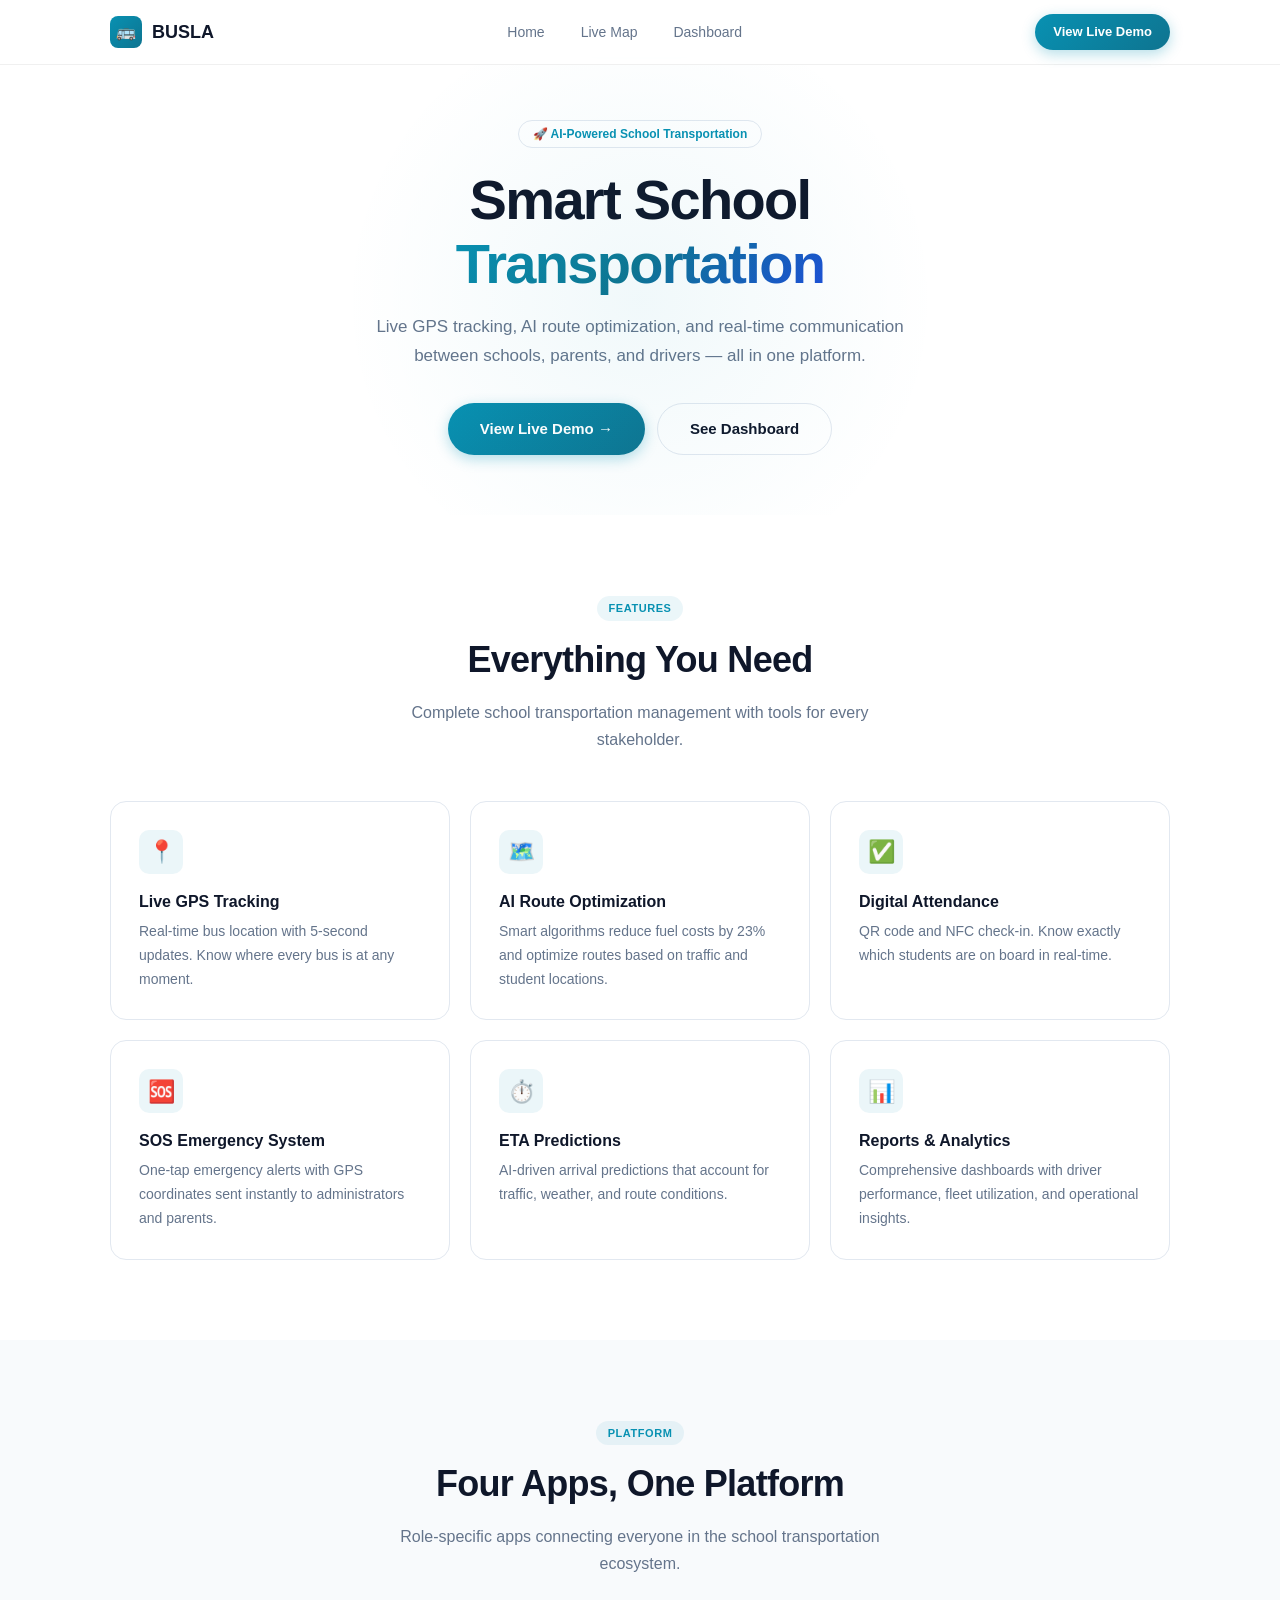
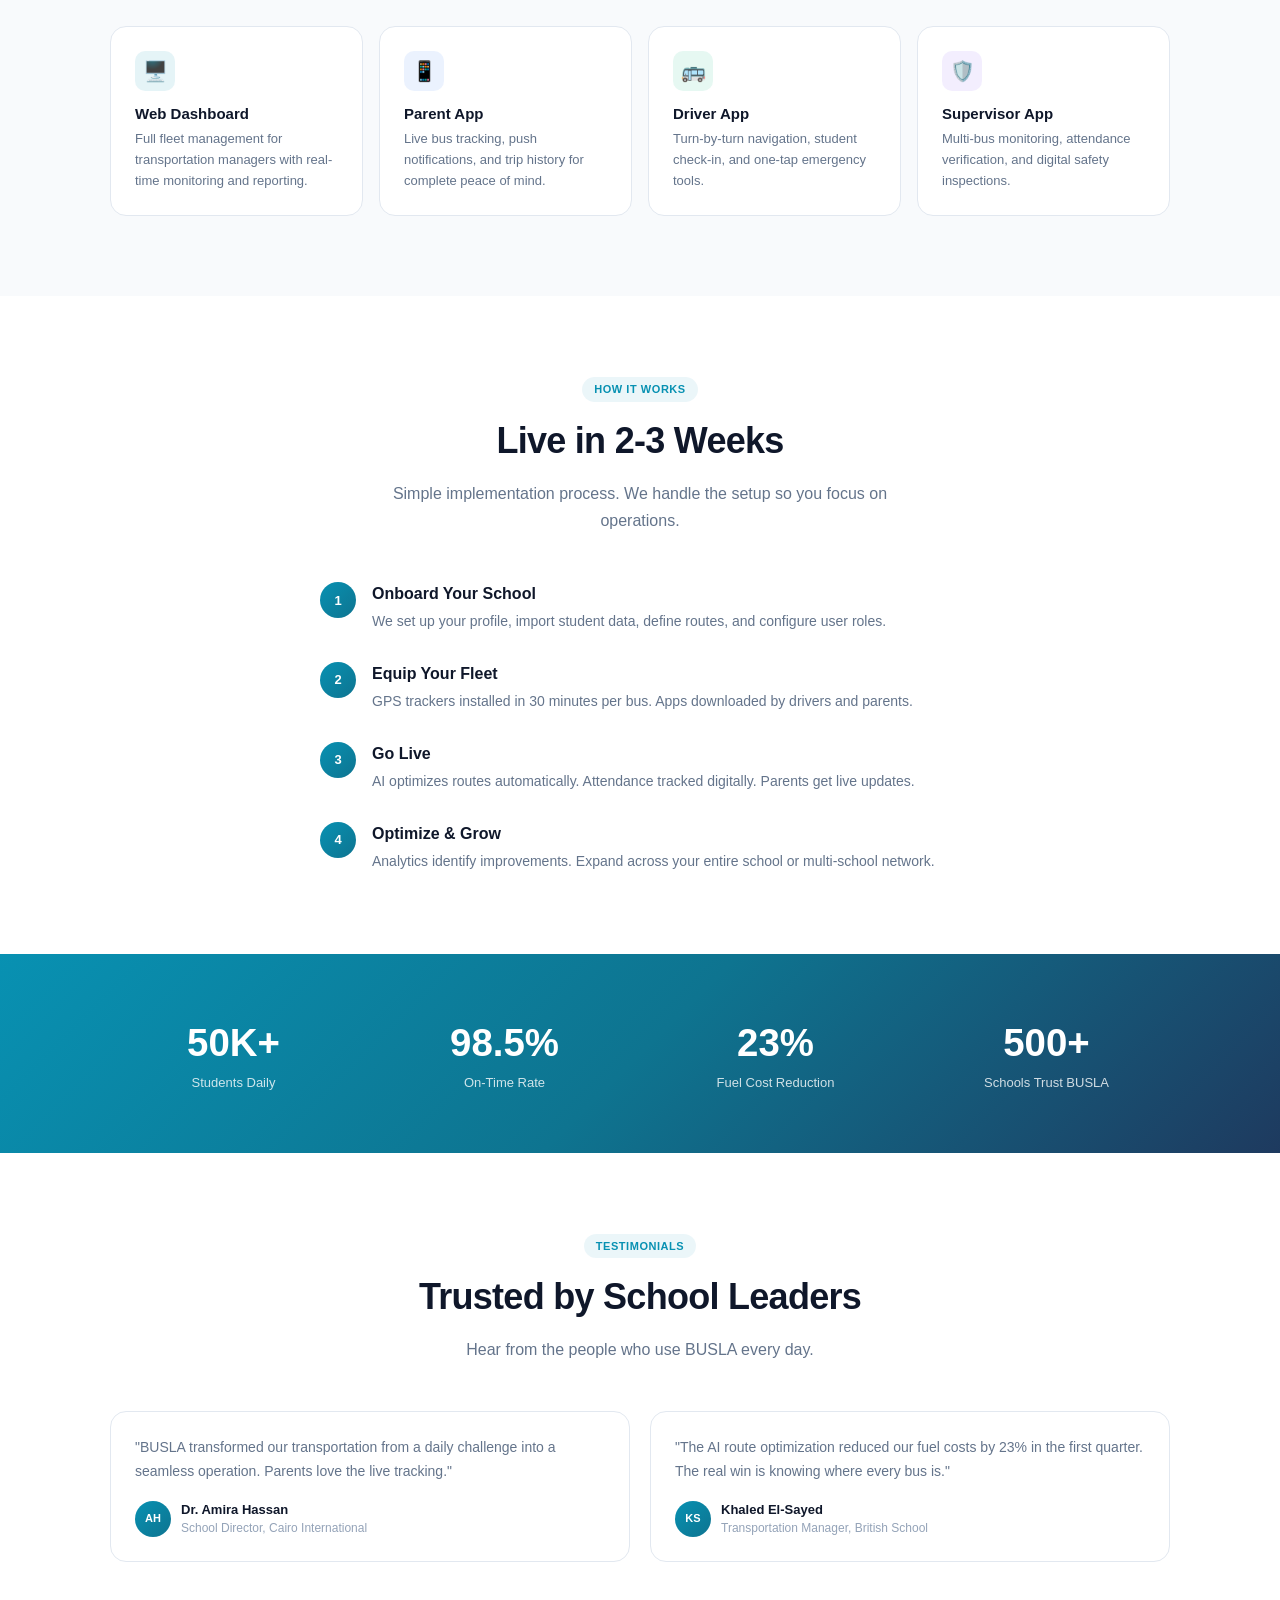
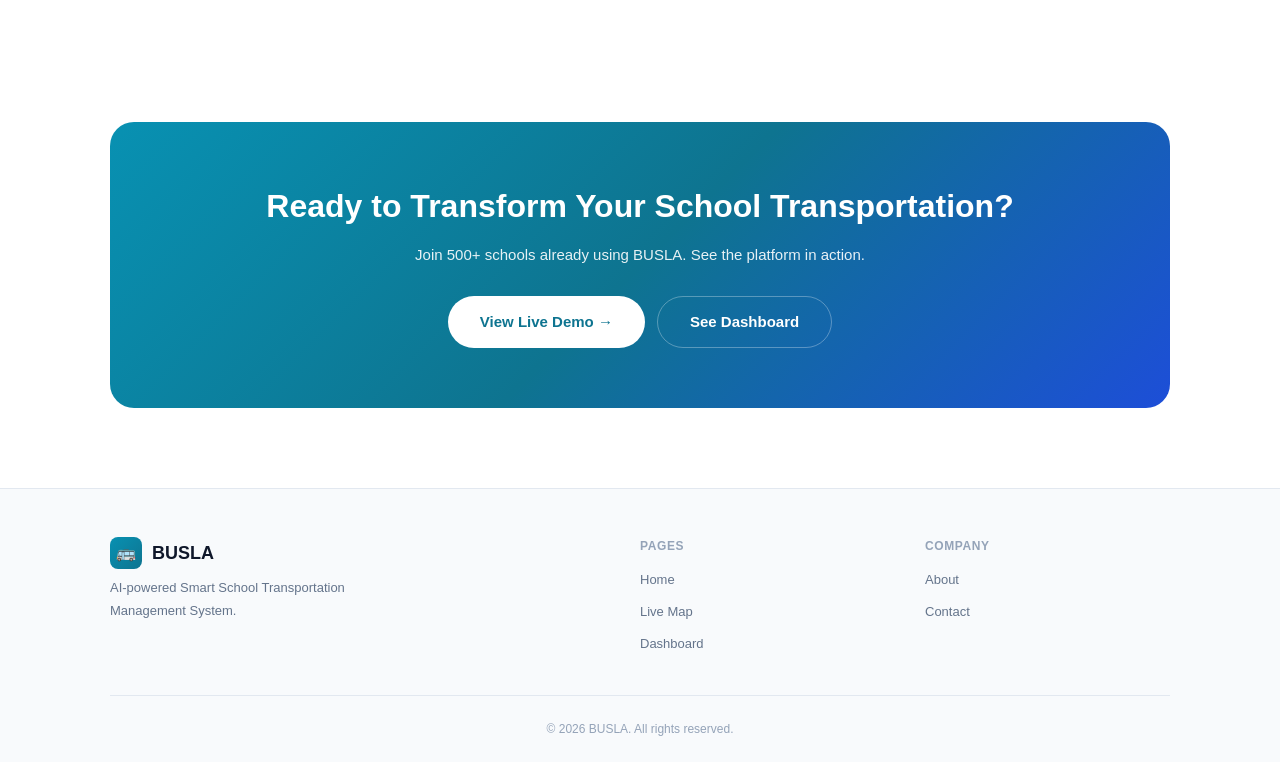
<file: index.html>
<!DOCTYPE html>
<html lang="en">
<head>
  <meta charset="UTF-8">
  <meta name="viewport" content="width=device-width, initial-scale=1.0">
  <title>BUSLA — Smart School Transportation</title>
  <meta name="description" content="AI-powered school transportation management system with live GPS tracking, route optimization, and real-time communication.">
  <link rel="stylesheet" href="css/style.css">
  <link rel="icon" href="data:image/svg+xml,<svg xmlns='http://www.w3.org/2000/svg' viewBox='0 0 32 32'><rect width='32' height='32' rx='8' fill='%230891b2'/><text x='16' y='22' font-size='16' text-anchor='middle' fill='white'>B</text></svg>">
</head>
<body>

<!-- Navbar -->
<header class="navbar">
  <nav class="container navbar-inner">
    <a href="index.html" class="logo">
      <div class="logo-icon">🚌</div>
      <span>BUSLA</span>
    </a>
    <ul class="nav-links">
      <li><a href="index.html">Home</a></li>
      <li><a href="tracking.html">Live Map</a></li>
      <li><a href="dashboard.html">Dashboard</a></li>
    </ul>
    <div class="nav-actions">
      <a href="tracking.html" class="btn btn-primary btn-sm">View Live Demo</a>
      <button id="mobileToggle" class="mobile-toggle" aria-label="Menu">☰</button>
    </div>
  </nav>
</header>

<nav id="mobileNav" class="mobile-nav">
  <a href="index.html">Home</a>
  <a href="tracking.html">Live Map</a>
  <a href="dashboard.html">Dashboard</a>
</nav>

<!-- Hero -->
<section class="hero">
  <div class="hero-glow"></div>
  <div class="container">
    <div class="hero-badge">🚀 AI-Powered School Transportation</div>
    <h1>Smart School<br><span class="highlight">Transportation</span></h1>
    <p>Live GPS tracking, AI route optimization, and real-time communication between schools, parents, and drivers — all in one platform.</p>
    <div class="hero-actions">
      <a href="tracking.html" class="btn btn-primary btn-lg">View Live Demo →</a>
      <a href="dashboard.html" class="btn btn-outline btn-lg">See Dashboard</a>
    </div>
  </div>
</section>

<!-- Features -->
<section class="section">
  <div class="container">
    <div class="section-header fade-in">
      <span class="section-label">Features</span>
      <h2>Everything You Need</h2>
      <p>Complete school transportation management with tools for every stakeholder.</p>
    </div>
    <div class="features-grid">
      <div class="feature-card fade-in">
        <div class="feature-icon">📍</div>
        <h3>Live GPS Tracking</h3>
        <p>Real-time bus location with 5-second updates. Know where every bus is at any moment.</p>
      </div>
      <div class="feature-card fade-in">
        <div class="feature-icon">🗺️</div>
        <h3>AI Route Optimization</h3>
        <p>Smart algorithms reduce fuel costs by 23% and optimize routes based on traffic and student locations.</p>
      </div>
      <div class="feature-card fade-in">
        <div class="feature-icon">✅</div>
        <h3>Digital Attendance</h3>
        <p>QR code and NFC check-in. Know exactly which students are on board in real-time.</p>
      </div>
      <div class="feature-card fade-in">
        <div class="feature-icon">🆘</div>
        <h3>SOS Emergency System</h3>
        <p>One-tap emergency alerts with GPS coordinates sent instantly to administrators and parents.</p>
      </div>
      <div class="feature-card fade-in">
        <div class="feature-icon">⏱️</div>
        <h3>ETA Predictions</h3>
        <p>AI-driven arrival predictions that account for traffic, weather, and route conditions.</p>
      </div>
      <div class="feature-card fade-in">
        <div class="feature-icon">📊</div>
        <h3>Reports & Analytics</h3>
        <p>Comprehensive dashboards with driver performance, fleet utilization, and operational insights.</p>
      </div>
    </div>
  </div>
</section>

<!-- Platform -->
<section class="section section-muted">
  <div class="container">
    <div class="section-header fade-in">
      <span class="section-label">Platform</span>
      <h2>Four Apps, One Platform</h2>
      <p>Role-specific apps connecting everyone in the school transportation ecosystem.</p>
    </div>
    <div class="platform-grid">
      <div class="platform-card fade-in">
        <div class="platform-icon" style="background:rgba(8,145,178,0.1)">🖥️</div>
        <h3>Web Dashboard</h3>
        <p>Full fleet management for transportation managers with real-time monitoring and reporting.</p>
      </div>
      <div class="platform-card fade-in">
        <div class="platform-icon" style="background:rgba(59,130,246,0.1)">📱</div>
        <h3>Parent App</h3>
        <p>Live bus tracking, push notifications, and trip history for complete peace of mind.</p>
      </div>
      <div class="platform-card fade-in">
        <div class="platform-icon" style="background:rgba(16,185,129,0.1)">🚌</div>
        <h3>Driver App</h3>
        <p>Turn-by-turn navigation, student check-in, and one-tap emergency tools.</p>
      </div>
      <div class="platform-card fade-in">
        <div class="platform-icon" style="background:rgba(139,92,246,0.1)">🛡️</div>
        <h3>Supervisor App</h3>
        <p>Multi-bus monitoring, attendance verification, and digital safety inspections.</p>
      </div>
    </div>
  </div>
</section>

<!-- How It Works -->
<section class="section">
  <div class="container">
    <div class="section-header fade-in">
      <span class="section-label">How It Works</span>
      <h2>Live in 2-3 Weeks</h2>
      <p>Simple implementation process. We handle the setup so you focus on operations.</p>
    </div>
    <div class="steps">
      <div class="step fade-in">
        <div class="step-num">1</div>
        <div class="step-content">
          <h3>Onboard Your School</h3>
          <p>We set up your profile, import student data, define routes, and configure user roles.</p>
        </div>
      </div>
      <div class="step fade-in">
        <div class="step-num">2</div>
        <div class="step-content">
          <h3>Equip Your Fleet</h3>
          <p>GPS trackers installed in 30 minutes per bus. Apps downloaded by drivers and parents.</p>
        </div>
      </div>
      <div class="step fade-in">
        <div class="step-num">3</div>
        <div class="step-content">
          <h3>Go Live</h3>
          <p>AI optimizes routes automatically. Attendance tracked digitally. Parents get live updates.</p>
        </div>
      </div>
      <div class="step fade-in">
        <div class="step-num">4</div>
        <div class="step-content">
          <h3>Optimize & Grow</h3>
          <p>Analytics identify improvements. Expand across your entire school or multi-school network.</p>
        </div>
      </div>
    </div>
  </div>
</section>

<!-- Stats -->
<section class="stats-banner fade-in">
  <div class="container">
    <div class="stats-grid">
      <div class="stat-item"><h3>50K+</h3><p>Students Daily</p></div>
      <div class="stat-item"><h3>98.5%</h3><p>On-Time Rate</p></div>
      <div class="stat-item"><h3>23%</h3><p>Fuel Cost Reduction</p></div>
      <div class="stat-item"><h3>500+</h3><p>Schools Trust BUSLA</p></div>
    </div>
  </div>
</section>

<!-- Testimonials -->
<section class="section">
  <div class="container">
    <div class="section-header fade-in">
      <span class="section-label">Testimonials</span>
      <h2>Trusted by School Leaders</h2>
      <p>Hear from the people who use BUSLA every day.</p>
    </div>
    <div class="testimonials-grid">
      <div class="testimonial-card fade-in">
        <p>"BUSLA transformed our transportation from a daily challenge into a seamless operation. Parents love the live tracking."</p>
        <div class="testimonial-author">
          <div class="testimonial-avatar">AH</div>
          <div>
            <div class="testimonial-name">Dr. Amira Hassan</div>
            <div class="testimonial-role">School Director, Cairo International</div>
          </div>
        </div>
      </div>
      <div class="testimonial-card fade-in">
        <p>"The AI route optimization reduced our fuel costs by 23% in the first quarter. The real win is knowing where every bus is."</p>
        <div class="testimonial-author">
          <div class="testimonial-avatar">KS</div>
          <div>
            <div class="testimonial-name">Khaled El-Sayed</div>
            <div class="testimonial-role">Transportation Manager, British School</div>
          </div>
        </div>
      </div>
    </div>
  </div>
</section>

<!-- CTA -->
<section class="section">
  <div class="container">
    <div class="cta-banner fade-in">
      <h2>Ready to Transform Your School Transportation?</h2>
      <p>Join 500+ schools already using BUSLA. See the platform in action.</p>
      <div class="cta-actions">
        <a href="tracking.html" class="btn btn-white btn-lg">View Live Demo →</a>
        <a href="dashboard.html" class="btn btn-outline-white btn-lg">See Dashboard</a>
      </div>
    </div>
  </div>
</section>

<!-- Footer -->
<footer class="footer">
  <div class="container">
    <div class="footer-grid">
      <div class="footer-brand">
        <a href="index.html" class="logo"><div class="logo-icon">🚌</div>BUSLA</a>
        <p>AI-powered Smart School Transportation Management System.</p>
      </div>
      <div>
        <h4>Pages</h4>
        <ul class="footer-links">
      <li><a href="index.html">Home</a></li>
          <li><a href="tracking.html">Live Map</a></li>
          <li><a href="dashboard.html">Dashboard</a></li>
        </ul>
      </div>
      <div>
        <h4>Company</h4>
        <ul class="footer-links">
          <li><a href="#">About</a></li>
          <li><a href="#">Contact</a></li>
        </ul>
      </div>
    </div>
    <div class="footer-bottom">&copy; 2026 BUSLA. All rights reserved.</div>
  </div>
</footer>

<script src="js/main.js"></script>
</body>
</html>
</file>
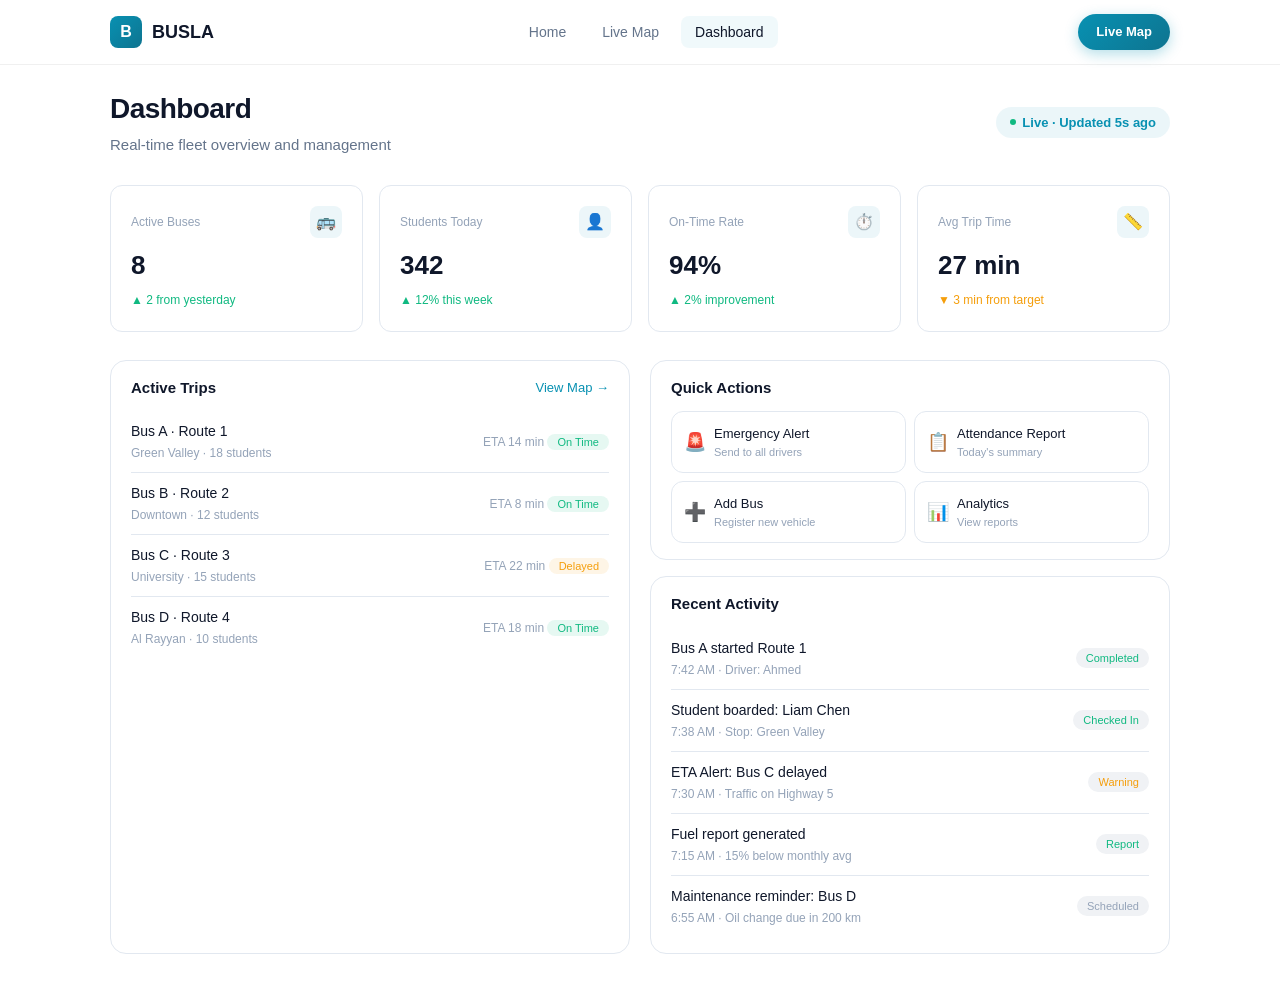
<file: dashboard.html>
<!DOCTYPE html>
<html lang="en">
<head>
  <meta charset="UTF-8">
  <meta name="viewport" content="width=device-width, initial-scale=1.0">
  <title>Dashboard — BUSLA</title>
  <meta name="description" content="School transportation management dashboard with real-time fleet monitoring for BUSLA.">
  <link rel="stylesheet" href="css/style.css">
  <link rel="icon" href="data:image/svg+xml,<svg xmlns='http://www.w3.org/2000/svg' viewBox='0 0 32 32'><rect width='32' height='32' rx='8' fill='%230891b2'/><text x='16' y='22' font-size='16' text-anchor='middle' fill='white'>B</text></svg>">
  <style>
    .dash-main { padding-top: 88px; padding-bottom: 40px; }
  </style>
</head>
<body>

<header class="navbar scrolled">
  <nav class="container navbar-inner">
    <a href="index.html" class="logo">
      <div class="logo-icon">B</div>
      <span>BUSLA</span>
    </a>
    <ul class="nav-links">
      <li><a href="index.html">Home</a></li>
      <li><a href="tracking.html">Live Map</a></li>
      <li><a href="dashboard.html" class="active">Dashboard</a></li>
    </ul>
    <div class="nav-actions">
      <a href="tracking.html" class="btn btn-primary btn-sm">Live Map</a>
      <button id="mobileToggle" class="mobile-toggle" aria-label="Menu">☰</button>
    </div>
  </nav>
</header>

<nav id="mobileNav" class="mobile-nav">
  <a href="index.html">Home</a>
  <a href="tracking.html">Live Map</a>
  <a href="dashboard.html">Dashboard</a>
</nav>

<main class="dash-main">
  <div class="container">

    <div class="dash-header">
      <div>
        <h1 class="page-title">Dashboard</h1>
        <p class="page-subtitle">Real-time fleet overview and management</p>
      </div>
      <div class="dash-badge"><span class="live-dot"></span> Live · Updated 5s ago</div>
    </div>

    <!-- Stats Cards -->
    <div class="dash-grid" id="statsGrid">
      <div class="dash-card fade-in">
        <div class="dash-card-header">
          <span>Active Buses</span>
          <div class="dash-card-icon">🚌</div>
        </div>
        <h3 id="statBuses">8</h3>
        <span class="dash-trend">▲ 2 from yesterday</span>
      </div>
      <div class="dash-card fade-in">
        <div class="dash-card-header">
          <span>Students Today</span>
          <div class="dash-card-icon">👤</div>
        </div>
        <h3 id="statStudents">342</h3>
        <span class="dash-trend">▲ 12% this week</span>
      </div>
      <div class="dash-card fade-in">
        <div class="dash-card-header">
          <span>On-Time Rate</span>
          <div class="dash-card-icon">⏱️</div>
        </div>
        <h3 id="statOntime">94%</h3>
        <span class="dash-trend">▲ 2% improvement</span>
      </div>
      <div class="dash-card fade-in">
        <div class="dash-card-header">
          <span>Avg Trip Time</span>
          <div class="dash-card-icon">📏</div>
        </div>
        <h3 id="statAvgTime">27 min</h3>
        <span class="dash-trend" style="color:var(--accent);">▼ 3 min from target</span>
      </div>
    </div>

    <!-- Two columns -->
    <div class="dash-cols">
      <!-- Active Trips -->
      <div class="dash-panel fade-in">
        <div class="dash-panel-header">
          <h3>Active Trips</h3>
          <a href="tracking.html" style="font-size:13px;color:var(--brand);text-decoration:none;font-weight:500;">View Map →</a>
        </div>
        <div class="dash-panel-body" id="tripsBody">
          <div class="dash-row">
            <div>
              <div class="dash-row-title">Bus A · Route 1</div>
              <div class="dash-row-sub">Green Valley · 18 students</div>
            </div>
            <div class="dash-row-right">
              <span>ETA 14 min</span>
              <span class="dash-row-badge" style="color:var(--success);background:rgba(16,185,129,0.1);">On Time</span>
            </div>
          </div>
          <div class="dash-row">
            <div>
              <div class="dash-row-title">Bus B · Route 2</div>
              <div class="dash-row-sub">Downtown · 12 students</div>
            </div>
            <div class="dash-row-right">
              <span>ETA 8 min</span>
              <span class="dash-row-badge" style="color:var(--success);background:rgba(16,185,129,0.1);">On Time</span>
            </div>
          </div>
          <div class="dash-row">
            <div>
              <div class="dash-row-title">Bus C · Route 3</div>
              <div class="dash-row-sub">University · 15 students</div>
            </div>
            <div class="dash-row-right">
              <span>ETA 22 min</span>
              <span class="dash-row-badge" style="color:var(--accent);background:rgba(245,158,11,0.1);">Delayed</span>
            </div>
          </div>
          <div class="dash-row">
            <div>
              <div class="dash-row-title">Bus D · Route 4</div>
              <div class="dash-row-sub">Al Rayyan · 10 students</div>
            </div>
            <div class="dash-row-right">
              <span>ETA 18 min</span>
              <span class="dash-row-badge" style="color:var(--success);background:rgba(16,185,129,0.1);">On Time</span>
            </div>
          </div>
        </div>
      </div>

      <!-- Quick Actions & Activity -->
      <div>
        <!-- Quick Actions -->
        <div class="dash-panel fade-in" style="margin-bottom:16px;">
          <div class="dash-panel-header">
            <h3>Quick Actions</h3>
          </div>
          <div class="dash-panel-body" style="display:grid;grid-template-columns:1fr 1fr;gap:8px;">
            <a href="#" style="display:flex;align-items:center;gap:8px;padding:12px;border-radius:var(--radius);border:1px solid var(--border);text-decoration:none;color:inherit;transition:all 0.2s;" onmouseover="this.style.borderColor='var(--brand)'" onmouseout="this.style.borderColor='var(--border)'">
              <span style="font-size:18px;">🚨</span>
              <div><div style="font-size:13px;font-weight:500;">Emergency Alert</div><div style="font-size:11px;color:var(--text-muted);">Send to all drivers</div></div>
            </a>
            <a href="#" style="display:flex;align-items:center;gap:8px;padding:12px;border-radius:var(--radius);border:1px solid var(--border);text-decoration:none;color:inherit;transition:all 0.2s;" onmouseover="this.style.borderColor='var(--brand)'" onmouseout="this.style.borderColor='var(--border)'">
              <span style="font-size:18px;">📋</span>
              <div><div style="font-size:13px;font-weight:500;">Attendance Report</div><div style="font-size:11px;color:var(--text-muted);">Today's summary</div></div>
            </a>
            <a href="#" style="display:flex;align-items:center;gap:8px;padding:12px;border-radius:var(--radius);border:1px solid var(--border);text-decoration:none;color:inherit;transition:all 0.2s;" onmouseover="this.style.borderColor='var(--brand)'" onmouseout="this.style.borderColor='var(--border)'">
              <span style="font-size:18px;">➕</span>
              <div><div style="font-size:13px;font-weight:500;">Add Bus</div><div style="font-size:11px;color:var(--text-muted);">Register new vehicle</div></div>
            </a>
            <a href="#" style="display:flex;align-items:center;gap:8px;padding:12px;border-radius:var(--radius);border:1px solid var(--border);text-decoration:none;color:inherit;transition:all 0.2s;" onmouseover="this.style.borderColor='var(--brand)'" onmouseout="this.style.borderColor='var(--border)'">
              <span style="font-size:18px;">📊</span>
              <div><div style="font-size:13px;font-weight:500;">Analytics</div><div style="font-size:11px;color:var(--text-muted);">View reports</div></div>
            </a>
          </div>
        </div>

        <!-- Activity Feed -->
        <div class="dash-panel fade-in">
          <div class="dash-panel-header">
            <h3>Recent Activity</h3>
          </div>
          <div class="dash-panel-body" id="activityBody">
            <div class="dash-row">
              <div>
                <div class="dash-row-title">Bus A started Route 1</div>
                <div class="dash-row-sub">7:42 AM · Driver: Ahmed</div>
              </div>
              <span class="dash-row-badge" style="color:var(--success);">Completed</span>
            </div>
            <div class="dash-row">
              <div>
                <div class="dash-row-title">Student boarded: Liam Chen</div>
                <div class="dash-row-sub">7:38 AM · Stop: Green Valley</div>
              </div>
              <span class="dash-row-badge" style="color:var(--success);">Checked In</span>
            </div>
            <div class="dash-row">
              <div>
                <div class="dash-row-title">ETA Alert: Bus C delayed</div>
                <div class="dash-row-sub">7:30 AM · Traffic on Highway 5</div>
              </div>
              <span class="dash-row-badge" style="color:var(--accent);">Warning</span>
            </div>
            <div class="dash-row">
              <div>
                <div class="dash-row-title">Fuel report generated</div>
                <div class="dash-row-sub">7:15 AM · 15% below monthly avg</div>
              </div>
              <span class="dash-row-badge" style="color:var(--success);">Report</span>
            </div>
            <div class="dash-row">
              <div>
                <div class="dash-row-title">Maintenance reminder: Bus D</div>
                <div class="dash-row-sub">6:55 AM · Oil change due in 200 km</div>
              </div>
              <span class="dash-row-badge" style="color:var(--text-muted);">Scheduled</span>
            </div>
          </div>
        </div>
      </div>
    </div>

  </div>
</main>

<script src="js/main.js"></script>
<script>
// ─── Live Stats Update ──────────────────────────────────────
function updateStats() {
  document.getElementById("statBuses").textContent = Math.floor(Math.random() * 3 + 7)
  document.getElementById("statStudents").textContent = Math.floor(Math.random() * 40 + 330)
  document.getElementById("statOntime").textContent = (Math.random() * 5 + 92).toFixed(1) + "%"
}
setInterval(updateStats, 5000)
document.addEventListener("DOMContentLoaded", () => {
  document.querySelector(".navbar").classList.add("scrolled")
})
</script>
</body>
</html>
</file>
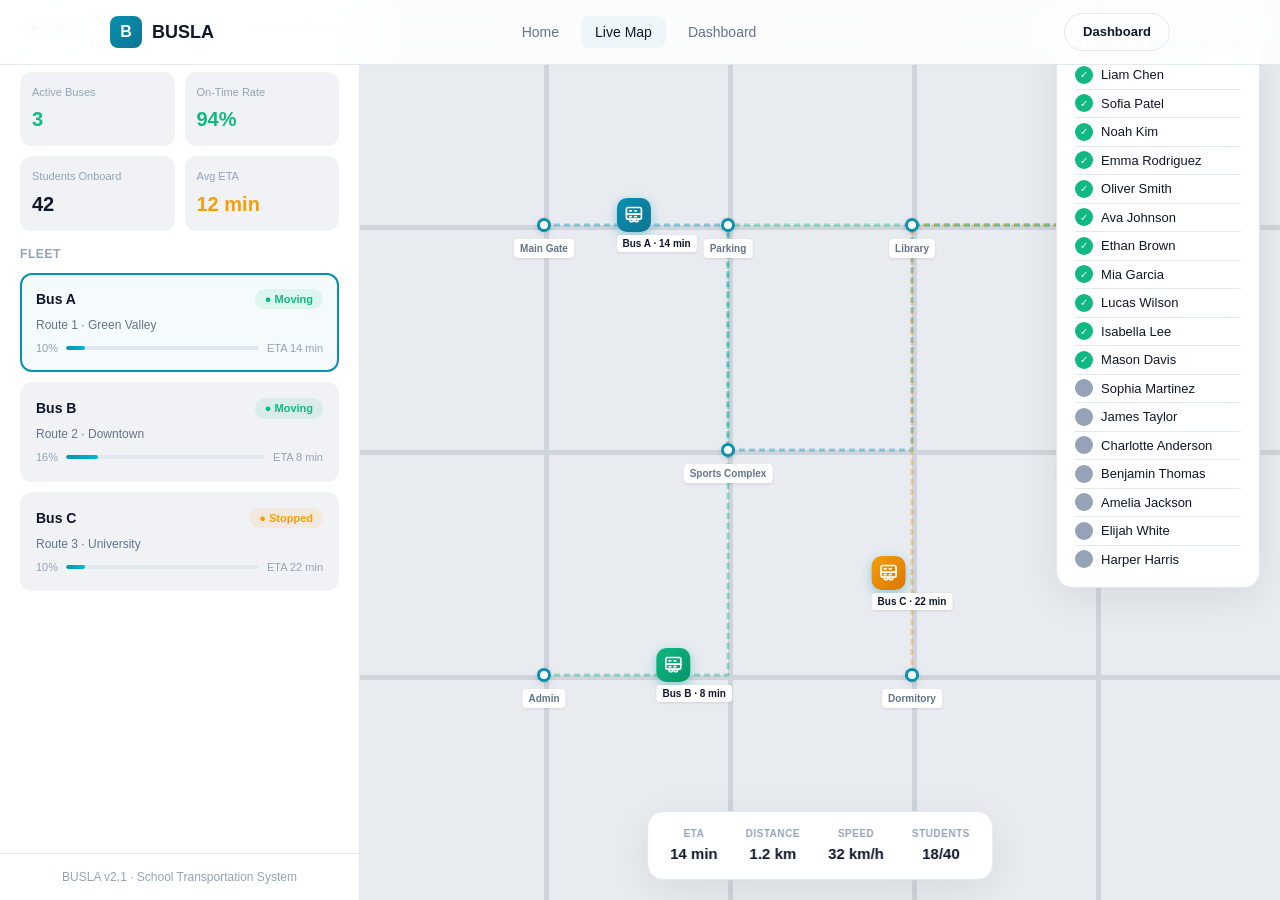
<file: tracking.html>
<!DOCTYPE html>
<html lang="en">
<head>
  <meta charset="UTF-8">
  <meta name="viewport" content="width=device-width, initial-scale=1.0">
  <title>Live Map — BUSLA</title>
  <meta name="description" content="Live GPS bus tracking with real-time location and student attendance for BUSLA.">
  <link rel="stylesheet" href="css/style.css">
  <link rel="icon" href="data:image/svg+xml,<svg xmlns='http://www.w3.org/2000/svg' viewBox='0 0 32 32'><rect width='32' height='32' rx='8' fill='%230891b2'/><text x='16' y='22' font-size='16' text-anchor='middle' fill='white'>B</text></svg>">
  <style>
    .navbar { background: rgba(255,255,255,0.5); }
  </style>
</head>
<body>

<header class="navbar scrolled">
  <nav class="container navbar-inner">
    <a href="index.html" class="logo">
      <div class="logo-icon">B</div>
      <span>BUSLA</span>
    </a>
    <ul class="nav-links">
      <li><a href="index.html">Home</a></li>
      <li><a href="tracking.html" class="active">Live Map</a></li>
      <li><a href="dashboard.html">Dashboard</a></li>
    </ul>
    <div class="nav-actions">
      <a href="dashboard.html" class="btn btn-outline btn-sm">Dashboard</a>
      <button id="mobileToggle" class="mobile-toggle" aria-label="Menu">☰</button>
    </div>
  </nav>
</header>

<nav id="mobileNav" class="mobile-nav">
  <a href="index.html">Home</a>
  <a href="tracking.html">Live Map</a>
  <a href="dashboard.html">Dashboard</a>
</nav>

<div class="app">
  <!-- Sidebar -->
  <aside class="sidebar">
    <div class="sidebar-header">
      <span class="live-badge"><span class="live-dot"></span> LIVE</span>
      <span style="font-size:12px;color:var(--text-muted);font-weight:500;">Updated 5s ago</span>
    </div>

    <div class="sidebar-stats">
      <div class="stat-card">
        <div class="stat-label">Active Buses</div>
        <div class="stat-value good" id="activeBuses">3</div>
      </div>
      <div class="stat-card">
        <div class="stat-label">On-Time Rate</div>
        <div class="stat-value good" id="onTimeRate">94%</div>
      </div>
      <div class="stat-card">
        <div class="stat-label">Students Onboard</div>
        <div class="stat-value" id="studentsOnboard">42</div>
      </div>
      <div class="stat-card">
        <div class="stat-label">Avg ETA</div>
        <div class="stat-value warn" id="avgEta">12 min</div>
      </div>
    </div>

    <div class="bus-list">
      <div class="section-title">Fleet</div>
      <div id="busList"></div>
    </div>

    <div class="sidebar-footer">BUSLA v2.1 · School Transportation System</div>
  </aside>

  <!-- Map Area -->
  <main class="map-area" id="mapArea">
    <svg class="route-line" id="routeSvg" style="position:absolute;top:0;left:0;width:100%;height:100%;pointer-events:none;z-index:3;"></svg>

    <!-- Roads -->
    <div class="road h r1"></div>
    <div class="road h r2"></div>
    <div class="road h r3"></div>
    <div class="road v c1"></div>
    <div class="road v c2"></div>
    <div class="road v c3"></div>
    <div class="road v c4"></div>

    <!-- Stops -->
    <div class="stop" id="stop1" data-label="Main Gate" style="left:20%;top:25%;"></div>
    <div class="stop" id="stop2" data-label="Sports Complex" style="left:40%;top:50%;"></div>
    <div class="stop" id="stop3" data-label="Library" style="left:60%;top:25%;"></div>
    <div class="stop" id="stop4" data-label="Science Block" style="left:80%;top:50%;"></div>
    <div class="stop" id="stop5" data-label="Admin" style="left:20%;top:75%;"></div>
    <div class="stop" id="stop6" data-label="Dormitory" style="left:60%;top:75%;"></div>
    <div class="stop" id="stop7" data-label="Parking" style="left:40%;top:25%;"></div>
    <div class="stop" id="stop8" data-label="Cafeteria" style="left:80%;top:25%;"></div>

    <!-- Buses (positions match route start points) -->
    <div class="map-bus" id="bus1" style="left:20%;top:25%;">
      <div class="map-bus-icon" style="background:linear-gradient(135deg,#0891b2,#0e7490);">
        <svg width="20" height="20" viewBox="0 0 24 24" fill="none" stroke="white" stroke-width="2" stroke-linecap="round" stroke-linejoin="round"><rect x="3" y="3" width="18" height="14" rx="2"/><path d="M7 17v2a1 1 0 0 0 1 1h2a1 1 0 0 0 1-1v-2"/><path d="M13 17v2a1 1 0 0 0 1 1h2a1 1 0 0 0 1-1v-2"/><line x1="3" y1="11" x2="21" y2="11"/><line x1="7" y1="7" x2="9" y2="7"/><line x1="13" y1="7" x2="15" y2="7"/><line x1="7" y1="14" x2="9" y2="14"/><line x1="13" y1="14" x2="15" y2="14"/></svg>
      </div>
      <div class="map-bus-label">Bus A · 14 min</div>
    </div>
    <div class="map-bus" id="bus2" style="left:20%;top:75%;">
      <div class="map-bus-icon" style="background:linear-gradient(135deg,#10b981,#059669);">
        <svg width="20" height="20" viewBox="0 0 24 24" fill="none" stroke="white" stroke-width="2" stroke-linecap="round" stroke-linejoin="round"><rect x="3" y="3" width="18" height="14" rx="2"/><path d="M7 17v2a1 1 0 0 0 1 1h2a1 1 0 0 0 1-1v-2"/><path d="M13 17v2a1 1 0 0 0 1 1h2a1 1 0 0 0 1-1v-2"/><line x1="3" y1="11" x2="21" y2="11"/><line x1="7" y1="7" x2="9" y2="7"/><line x1="13" y1="7" x2="15" y2="7"/><line x1="7" y1="14" x2="9" y2="14"/><line x1="13" y1="14" x2="15" y2="14"/></svg>
      </div>
      <div class="map-bus-label">Bus B · 8 min</div>
    </div>
    <div class="map-bus" id="bus3" style="left:60%;top:75%;">
      <div class="map-bus-icon" style="background:linear-gradient(135deg,#f59e0b,#d97706);">
        <svg width="20" height="20" viewBox="0 0 24 24" fill="none" stroke="white" stroke-width="2" stroke-linecap="round" stroke-linejoin="round"><rect x="3" y="3" width="18" height="14" rx="2"/><path d="M7 17v2a1 1 0 0 0 1 1h2a1 1 0 0 0 1-1v-2"/><path d="M13 17v2a1 1 0 0 0 1 1h2a1 1 0 0 0 1-1v-2"/><line x1="3" y1="11" x2="21" y2="11"/><line x1="7" y1="7" x2="9" y2="7"/><line x1="13" y1="7" x2="15" y2="7"/><line x1="7" y1="14" x2="9" y2="14"/><line x1="13" y1="14" x2="15" y2="14"/></svg>
      </div>
      <div class="map-bus-label">Bus C · 22 min</div>
    </div>

    <!-- Students Panel -->
    <div class="students-panel" id="studentsPanel">
      <h4>Students Onboard · 12</h4>
      <div id="studentList"></div>
    </div>

    <!-- Info Panel -->
    <div class="info-panel" id="infoPanel">
      <div class="info-item">
        <div class="info-label">ETA</div>
        <div class="info-value" id="etaValue">--</div>
      </div>
      <div class="info-item">
        <div class="info-label">Distance</div>
        <div class="info-value" id="distanceValue">--</div>
      </div>
      <div class="info-item">
        <div class="info-label">Speed</div>
        <div class="info-value" id="speedValue">--</div>
      </div>
      <div class="info-item">
        <div class="info-label">Students</div>
        <div class="info-value" id="infoStudentCount">--</div>
      </div>
    </div>
  </main>
</div>

<script src="js/main.js"></script>
<script>
// ─── Bus Data ──────────────────────────────────────
const buses = [
  { id: "bus1", name: "Bus A", status: "moving", route: "Route 1 · Green Valley", progress: 65, eta: 14, students: 18, cap: 40, speed: 32, distance: "1.2 km", stops: ["stop1","stop2","stop3","stop4"] },
  { id: "bus2", name: "Bus B", status: "moving", route: "Route 2 · Downtown", progress: 45, eta: 8, students: 12, cap: 35, speed: 28, distance: "0.8 km", stops: ["stop5","stop2","stop7","stop8"] },
  { id: "bus3", name: "Bus C", status: "stopped", route: "Route 3 · University", progress: 82, eta: 22, students: 15, cap: 40, speed: 0, distance: "2.1 km", stops: ["stop6","stop3","stop8","stop4"] },
]
const studentNames = ["Liam Chen","Sofia Patel","Noah Kim","Emma Rodriguez","Oliver Smith","Ava Johnson","Ethan Brown","Mia Garcia","Lucas Wilson","Isabella Lee","Mason Davis","Sophia Martinez","James Taylor","Charlotte Anderson","Benjamin Thomas","Amelia Jackson","Elijah White","Harper Harris","William Martin","Evelyn Thompson"]

// ─── State ──────────────────────────────────────
let selectedBus = buses[0]
let animFrame = null
let busPositions = { bus1: 0, bus2: 0, bus3: 0 }
const busSpeeds = { bus1: 0.06, bus2: 0.08, bus3: 0.04 }
const routes = {
  // Main Gate → right → Sports Complex → up? → Library → right → Science Block
  bus1: [
    { x:"20%",y:"25%"},{ x:"24%",y:"25%"},{ x:"28%",y:"25%"},{ x:"32%",y:"25%"},{ x:"36%",y:"25%"},
    { x:"40%",y:"25%"},{ x:"40%",y:"30%"},{ x:"40%",y:"35%"},{ x:"40%",y:"40%"},{ x:"40%",y:"45%"},
    { x:"40%",y:"50%"},{ x:"44%",y:"50%"},{ x:"48%",y:"50%"},{ x:"52%",y:"50%"},{ x:"56%",y:"50%"},
    { x:"60%",y:"50%"},{ x:"60%",y:"45%"},{ x:"60%",y:"40%"},{ x:"60%",y:"35%"},{ x:"60%",y:"30%"},
    { x:"60%",y:"25%"},{ x:"64%",y:"25%"},{ x:"68%",y:"25%"},{ x:"72%",y:"25%"},{ x:"76%",y:"25%"},
    { x:"80%",y:"25%"},{ x:"80%",y:"30%"},{ x:"80%",y:"35%"},{ x:"80%",y:"40%"},{ x:"80%",y:"45%"},
    { x:"80%",y:"50%"},
  ],
  // Admin → right → Sports Complex → up → Parking → right → Cafeteria
  bus2: [
    { x:"20%",y:"75%"},{ x:"24%",y:"75%"},{ x:"28%",y:"75%"},{ x:"32%",y:"75%"},{ x:"36%",y:"75%"},
    { x:"40%",y:"75%"},{ x:"40%",y:"70%"},{ x:"40%",y:"65%"},{ x:"40%",y:"60%"},{ x:"40%",y:"55%"},
    { x:"40%",y:"50%"},{ x:"40%",y:"45%"},{ x:"40%",y:"40%"},{ x:"40%",y:"35%"},{ x:"40%",y:"30%"},
    { x:"40%",y:"25%"},{ x:"44%",y:"25%"},{ x:"48%",y:"25%"},{ x:"52%",y:"25%"},{ x:"56%",y:"25%"},
    { x:"60%",y:"25%"},{ x:"64%",y:"25%"},{ x:"68%",y:"25%"},{ x:"72%",y:"25%"},{ x:"76%",y:"25%"},
    { x:"80%",y:"25%"},
  ],
  // Dormitory → up → Library → right → Cafeteria → down → Science Block
  bus3: [
    { x:"60%",y:"75%"},{ x:"60%",y:"70%"},{ x:"60%",y:"65%"},{ x:"60%",y:"60%"},{ x:"60%",y:"55%"},
    { x:"60%",y:"50%"},{ x:"60%",y:"45%"},{ x:"60%",y:"40%"},{ x:"60%",y:"35%"},{ x:"60%",y:"30%"},
    { x:"60%",y:"25%"},{ x:"64%",y:"25%"},{ x:"68%",y:"25%"},{ x:"72%",y:"25%"},{ x:"76%",y:"25%"},
    { x:"80%",y:"25%"},{ x:"80%",y:"30%"},{ x:"80%",y:"35%"},{ x:"80%",y:"40%"},{ x:"80%",y:"45%"},
    { x:"80%",y:"50%"},
  ],
}

// ─── Render Bus List (once) ──────────────────────────────────────
function buildBusList() {
  const list = document.getElementById("busList")
  list.innerHTML = buses.map(b => `
    <div class="bus-card ${b.id === selectedBus.id ? "active" : ""}" data-id="${b.id}">
      <div class="bus-card-top">
        <span class="bus-name">${b.name}</span>
        <span class="bus-status ${b.status}">${b.status === "moving" ? "● Moving" : "● Stopped"}</span>
      </div>
      <div class="bus-route">${b.route}</div>
      <div class="bus-progress">
        <span class="pct">${b.progress}%</span>
        <div class="progress-bar"><div class="progress-fill" style="width:${b.progress}%"></div></div>
        <span class="eta">ETA ${b.eta} min</span>
      </div>
    </div>
  `).join("")
  // Event delegation on bus list
  list.addEventListener("click", e => {
    const card = e.target.closest(".bus-card")
    if (!card) return
    selectedBus = buses.find(b => b.id === card.dataset.id) || selectedBus
    document.querySelectorAll(".bus-card").forEach(c => c.classList.toggle("active", c === card))
    updateInfoPanel(selectedBus)
    updateStudentPanel(selectedBus)
  })
}
// ─── Update progress bars only (every frame) ──────────────────────
function updateProgress() {
  document.querySelectorAll(".bus-card").forEach(card => {
    const id = card.dataset.id
    const bus = buses.find(b => b.id === id)
    if (!bus) return
    card.querySelector(".pct").textContent = bus.progress + "%"
    const fill = card.querySelector(".progress-fill")
    if (fill) fill.style.width = bus.progress + "%"
  })
}

// ─── Update Info Panel ──────────────────────────────────────
function updateInfoPanel(bus) {
  document.getElementById("etaValue").textContent = bus.eta + " min"
  document.getElementById("distanceValue").textContent = bus.distance || "1.2 km"
  document.getElementById("speedValue").textContent = bus.status === "moving" ? (bus.speed || "30") + " km/h" : "0 km/h"
  document.getElementById("infoStudentCount").textContent = bus.students + "/" + bus.cap
}

// ─── Update Student Panel ──────────────────────────────────────
function updateStudentPanel(bus) {
  const list = document.getElementById("studentList")
  const onboard = studentNames.slice(0, bus.students)
  list.innerHTML = onboard.map((name, i) => `
    <div class="student-item">
      <div class="student-check ${i < bus.students * 0.6 ? "done" : "pending"}">${i < bus.students * 0.6 ? "✓" : ""}</div>
      ${name}
    </div>
  `).join("")
  document.querySelector("#studentsPanel h4").textContent = `Students Onboard · ${onboard.length}`
}

// ─── Parse percent → px ──────────────────────────────────────
function pctToPx(val, dim) {
  const pct = parseFloat(val)
  return (pct / 100) * dim
}

// ─── Draw Route Lines ──────────────────────────────────────
function drawRouteLines() {
  const map = document.getElementById("mapArea")
  const svg = document.getElementById("routeSvg")
  const w = map.clientWidth, h = map.clientHeight
  svg.setAttribute("viewBox", `0 0 ${w} ${h}`)
  const colors = ["#0891b2","#10b981","#f59e0b"]
  svg.innerHTML = Object.keys(routes).map((key, i) => {
    const pts = routes[key]
    const d = pts.map((p, j) => {
      const x = pctToPx(p.x, w), y = pctToPx(p.y, h)
      return (j === 0 ? "M" : "L") + x + " " + y
    }).join(" ")
    return `<path d="${d}" stroke="${colors[i]}" stroke-width="3" fill="none" stroke-dasharray="6 4" opacity="0.4"/>`
  }).join("")
}

// ─── Animate Buses ──────────────────────────────────────
function animateBuses() {
  const map = document.getElementById("mapArea")
  const w = map.clientWidth, h = map.clientHeight

  buses.forEach(bus => {
    const route = routes[bus.id]
    if (!route) return
    const speed = busSpeeds[bus.id]
    busPositions[bus.id] = (busPositions[bus.id] + speed) % route.length
    const idx = Math.floor(busPositions[bus.id])
    const nextIdx = (idx + 1) % route.length
    const t = busPositions[bus.id] - idx
    const p1 = route[idx], p2 = route[nextIdx]
    const x1 = pctToPx(p1.x, w), y1 = pctToPx(p1.y, h)
    const x2 = pctToPx(p2.x, w), y2 = pctToPx(p2.y, h)
    const x = x1 + (x2 - x1) * t
    const y = y1 + (y2 - y1) * t

    const el = document.getElementById(bus.id)
    if (el) {
      el.style.left = x + "px"
      el.style.top = y + "px"
      el.querySelector(".map-bus-label").textContent = `${bus.name} · ${bus.eta} min`
    }

    // Update sidebar progress
    const progress = Math.min(100, Math.round((busPositions[bus.id] / (route.length - 1)) * 100))
    bus.progress = progress
  })

  updateProgress()
  updateInfoPanel(selectedBus)
  updateStudentPanel(selectedBus)

  animFrame = requestAnimationFrame(animateBuses)
}

// ─── Init ──────────────────────────────────────
function init() {
  document.querySelector(".navbar").classList.add("scrolled")
  buildBusList()
  updateInfoPanel(selectedBus)
  updateStudentPanel(selectedBus)
  drawRouteLines()
  animateBuses()
  window.addEventListener("resize", drawRouteLines)
}

document.addEventListener("DOMContentLoaded", init)
</script>
</body>
</html>
</file>
<file: css/style.css>
* {
  margin: 0;
  padding: 0;
  box-sizing: border-box;
}

:root {
  --primary: #0f2b4b;
  --brand: #0891b2;
  --brand-light: #06b6d4;
  --accent: #f59e0b;
  --success: #10b981;
  --danger: #ef4444;
  --bg: #f0f2f5;
  --bg-page: #ffffff;
  --bg-muted: #f8fafc;
  --card: #ffffff;
  --text: #0f172a;
  --text-secondary: #64748b;
  --text-muted: #94a3b8;
  --border: #e2e8f0;
  --shadow: 0 1px 3px rgba(0,0,0,0.06);
  --shadow-lg: 0 10px 40px rgba(0,0,0,0.08);
  --radius: 12px;
  --radius-lg: 16px;
  --radius-xl: 24px;
}

body {
  font-family: -apple-system, BlinkMacSystemFont, "Segoe UI", Roboto, sans-serif;
  color: var(--text);
  background: var(--bg-page);
  line-height: 1.5;
  -webkit-font-smoothing: antialiased;
}

.container {
  max-width: 1100px;
  margin: 0 auto;
  padding: 0 20px;
}

/* ─── Navbar ─────────────────────────────────────── */
.navbar {
  position: fixed;
  top: 0; left: 0; right: 0;
  z-index: 100;
  background: rgba(255,255,255,0.7);
  backdrop-filter: blur(24px);
  -webkit-backdrop-filter: blur(24px);
  border-bottom: 1px solid rgba(0,0,0,0.06);
  transition: all 0.3s;
}
.navbar.scrolled {
  background: rgba(255,255,255,0.85);
  border-bottom-color: var(--border);
}
.navbar-inner {
  display: flex;
  align-items: center;
  justify-content: space-between;
  height: 64px;
}
.logo {
  display: flex;
  align-items: center;
  gap: 10px;
  text-decoration: none;
  color: var(--text);
  font-weight: 700;
  font-size: 18px;
}
.logo-icon {
  width: 32px; height: 32px;
  border-radius: 8px;
  background: linear-gradient(135deg, #0891b2, #0e7490);
  display: flex;
  align-items: center;
  justify-content: center;
  color: white;
  font-size: 16px;
}
.nav-links {
  display: flex;
  gap: 8px;
  list-style: none;
}
.nav-links a {
  text-decoration: none;
  color: var(--text-secondary);
  font-size: 14px;
  font-weight: 500;
  padding: 8px 14px;
  border-radius: 8px;
  transition: all 0.2s;
}
.nav-links a:hover, .nav-links a.active {
  color: var(--text);
  background: rgba(8,145,178,0.06);
}
.nav-actions { display: flex; gap: 12px; align-items: center; }

/* ─── Buttons ─────────────────────────────────────── */
.btn {
  display: inline-flex;
  align-items: center;
  gap: 8px;
  padding: 10px 24px;
  border-radius: 999px;
  font-size: 14px;
  font-weight: 600;
  text-decoration: none;
  cursor: pointer;
  border: none;
  font-family: inherit;
  transition: all 0.3s;
}
.btn-primary {
  background: linear-gradient(135deg, #0891b2, #0e7490);
  color: white;
  box-shadow: 0 4px 14px rgba(8,145,178,0.3);
}
.btn-primary:hover {
  transform: translateY(-1px);
  box-shadow: 0 6px 20px rgba(8,145,178,0.4);
}
.btn-outline {
  background: transparent;
  color: var(--text);
  border: 1px solid var(--border);
}
.btn-outline:hover { border-color: var(--brand); color: var(--brand); }
.btn-sm { padding: 8px 18px; font-size: 13px; }
.btn-lg { padding: 14px 32px; font-size: 15px; }
.btn-white { background: white; color: #0e7490; border: none; }
.btn-white:hover { background: #f0fdff; transform: translateY(-1px); }
.btn-outline-white { background: transparent; color: white; border: 1px solid rgba(255,255,255,0.3); }
.btn-outline-white:hover { background: rgba(255,255,255,0.1); }

/* ─── Hero ─────────────────────────────────────── */
.hero {
  padding: 120px 0 60px;
  text-align: center;
  position: relative;
  overflow: hidden;
}
.hero-glow {
  position: absolute;
  left: 50%; top: 0;
  transform: translateX(-50%);
  width: 600px; height: 600px;
  border-radius: 50%;
  background: radial-gradient(circle, rgba(8,145,178,0.06), transparent 70%);
  pointer-events: none;
}
.hero h1 {
  font-size: clamp(32px, 6vw, 56px);
  font-weight: 800;
  line-height: 1.15;
  letter-spacing: -0.03em;
  margin-bottom: 16px;
}
.hero h1 .highlight {
  background: linear-gradient(135deg, #0891b2, #0e7490, #1d4ed8);
  -webkit-background-clip: text;
  -webkit-text-fill-color: transparent;
  background-clip: text;
}
.hero p {
  font-size: 17px;
  color: var(--text-secondary);
  max-width: 560px;
  margin: 0 auto 32px;
  line-height: 1.7;
}
.hero-actions { display: flex; gap: 12px; justify-content: center; flex-wrap: wrap; }
.hero-badge {
  display: inline-flex;
  align-items: center;
  gap: 6px;
  padding: 4px 14px;
  border-radius: 999px;
  border: 1px solid var(--border);
  background: rgba(255,255,255,0.6);
  font-size: 12px;
  font-weight: 600;
  color: var(--brand);
  margin-bottom: 20px;
}

/* ─── Sections ─────────────────────────────────────── */
.section { padding: 80px 0; }
.section-muted { background: var(--bg-muted); }
.section-header { text-align: center; margin-bottom: 48px; }
.section-header h2 {
  font-size: clamp(24px, 3.5vw, 36px);
  font-weight: 700;
  letter-spacing: -0.02em;
  margin-bottom: 12px;
}
.section-header p {
  font-size: 16px;
  color: var(--text-secondary);
  max-width: 520px;
  margin: 0 auto;
  line-height: 1.7;
}
.section-label {
  display: inline-block;
  padding: 4px 12px;
  border-radius: 999px;
  background: rgba(8,145,178,0.08);
  color: var(--brand);
  font-size: 11px;
  font-weight: 600;
  text-transform: uppercase;
  letter-spacing: 0.05em;
  margin-bottom: 12px;
}

/* ─── Features Grid ─────────────────────────────────────── */
.features-grid {
  display: grid;
  grid-template-columns: repeat(auto-fit, minmax(300px, 1fr));
  gap: 20px;
}
.feature-card {
  padding: 28px;
  border-radius: var(--radius-lg);
  border: 1px solid var(--border);
  background: var(--card);
  transition: all 0.3s;
}
.feature-card:hover {
  border-color: var(--brand);
  box-shadow: var(--shadow-lg);
  transform: translateY(-2px);
}
.feature-icon {
  width: 44px; height: 44px;
  border-radius: 10px;
  background: rgba(8,145,178,0.08);
  display: flex;
  align-items: center;
  justify-content: center;
  font-size: 22px;
  margin-bottom: 16px;
}
.feature-card h3 { font-size: 16px; font-weight: 600; margin-bottom: 6px; }
.feature-card p { font-size: 14px; color: var(--text-secondary); line-height: 1.7; }

/* ─── Platform Grid ─────────────────────────────────────── */
.platform-grid {
  display: grid;
  grid-template-columns: repeat(auto-fit, minmax(220px, 1fr));
  gap: 16px;
}
.platform-card {
  padding: 24px;
  border-radius: var(--radius-lg);
  border: 1px solid var(--border);
  background: var(--card);
  text-decoration: none;
  color: inherit;
  transition: all 0.3s;
}
.platform-card:hover { box-shadow: var(--shadow-lg); transform: translateY(-2px); }
.platform-icon {
  width: 40px; height: 40px;
  border-radius: 10px;
  display: flex;
  align-items: center;
  justify-content: center;
  font-size: 20px;
  margin-bottom: 12px;
}
.platform-card h3 { font-size: 15px; font-weight: 600; margin-bottom: 4px; }
.platform-card p { font-size: 13px; color: var(--text-secondary); line-height: 1.6; }

/* ─── Steps ─────────────────────────────────────── */
.steps { max-width: 640px; margin: 0 auto; }
.step { display: flex; gap: 16px; margin-bottom: 28px; }
.step:last-child { margin-bottom: 0; }
.step-num {
  width: 36px; height: 36px; min-width: 36px;
  border-radius: 50%;
  background: linear-gradient(135deg, #0891b2, #0e7490);
  display: flex;
  align-items: center;
  justify-content: center;
  color: white;
  font-size: 13px;
  font-weight: 700;
}
.step-content h3 { font-size: 16px; font-weight: 600; margin-bottom: 4px; }
.step-content p { font-size: 14px; color: var(--text-secondary); line-height: 1.7; }

/* ─── Testimonials ─────────────────────────────────────── */
.testimonials-grid {
  display: grid;
  grid-template-columns: repeat(auto-fit, minmax(320px, 1fr));
  gap: 20px;
}
.testimonial-card {
  padding: 24px;
  border-radius: var(--radius-lg);
  border: 1px solid var(--border);
  background: var(--card);
}
.testimonial-card p { font-size: 14px; color: var(--text-secondary); line-height: 1.7; margin-bottom: 16px; }
.testimonial-author { display: flex; align-items: center; gap: 10px; }
.testimonial-avatar {
  width: 36px; height: 36px;
  border-radius: 50%;
  background: linear-gradient(135deg, #0891b2, #0e7490);
  display: flex;
  align-items: center;
  justify-content: center;
  color: white;
  font-size: 11px;
  font-weight: 600;
}
.testimonial-name { font-size: 13px; font-weight: 600; }
.testimonial-role { font-size: 12px; color: var(--text-muted); }

/* ─── Stats Banner ─────────────────────────────────────── */
.stats-banner {
  background: linear-gradient(135deg, #0891b2, #0e7490, #1e3a5f);
  padding: 60px 0;
  text-align: center;
  color: white;
}
.stats-grid { display: grid; grid-template-columns: repeat(4, 1fr); gap: 24px; }
.stat-item h3 { font-size: clamp(28px, 3vw, 40px); font-weight: 800; margin-bottom: 2px; }
.stat-item p { font-size: 13px; opacity: 0.8; font-weight: 500; }

/* ─── CTA Banner ─────────────────────────────────────── */
.cta-banner {
  background: linear-gradient(135deg, #0891b2, #0e7490, #1d4ed8);
  border-radius: var(--radius-xl);
  padding: 60px 40px;
  text-align: center;
  color: white;
  position: relative;
  overflow: hidden;
}
.cta-banner h2 { font-size: clamp(24px, 3vw, 32px); font-weight: 700; margin-bottom: 12px; }
.cta-banner p { font-size: 15px; opacity: 0.9; max-width: 480px; margin: 0 auto 28px; line-height: 1.7; }
.cta-actions { display: flex; gap: 12px; justify-content: center; flex-wrap: wrap; }

/* ─── FAQ ─────────────────────────────────────── */
.faq-item { border-bottom: 1px solid var(--border); }
.faq-q {
  width: 100%; padding: 16px 0;
  display: flex; justify-content: space-between; align-items: center;
  background: none; border: none;
  cursor: pointer;
  font-size: 15px; font-weight: 500;
  color: var(--text); font-family: inherit; text-align: left;
}
.faq-q span { font-size: 20px; transition: transform 0.3s; color: var(--text-muted); }
.faq-item.open .faq-q span { transform: rotate(45deg); }
.faq-a { max-height: 0; overflow: hidden; transition: max-height 0.3s ease; }
.faq-item.open .faq-a { max-height: 200px; }
.faq-a p { font-size: 14px; color: var(--text-secondary); line-height: 1.7; padding-bottom: 16px; }

/* ─── Footer ─────────────────────────────────────── */
.footer {
  padding: 48px 0 24px;
  border-top: 1px solid var(--border);
  background: var(--bg-muted);
}
.footer-grid { display: grid; grid-template-columns: 2fr 1fr 1fr; gap: 40px; margin-bottom: 32px; }
.footer-brand p { font-size: 13px; color: var(--text-secondary); margin-top: 8px; max-width: 280px; line-height: 1.7; }
.footer h4 { font-size: 12px; font-weight: 600; text-transform: uppercase; letter-spacing: 0.05em; margin-bottom: 12px; color: var(--text-muted); }
.footer-links { list-style: none; }
.footer-links li { margin-bottom: 8px; }
.footer-links a { text-decoration: none; font-size: 13px; color: var(--text-secondary); transition: color 0.2s; }
.footer-links a:hover { color: var(--text); }
.footer-bottom { text-align: center; padding-top: 24px; border-top: 1px solid var(--border); font-size: 12px; color: var(--text-muted); }

/* ─── Mobile ─────────────────────────────────────── */
.mobile-toggle { display: none; background: none; border: none; font-size: 22px; cursor: pointer; color: var(--text); padding: 4px; }
.mobile-nav { display: none; position: fixed; top: 64px; left: 0; right: 0; bottom: 0; background: var(--bg-page); padding: 20px; z-index: 99; flex-direction: column; gap: 4px; }
.mobile-nav.open { display: flex; }
.mobile-nav a { text-decoration: none; color: var(--text); font-size: 16px; font-weight: 500; padding: 12px 0; border-bottom: 1px solid var(--border); }

/* ─── Animations ─────────────────────────────────────── */
.fade-in { opacity: 0; transform: translateY(20px); transition: opacity 0.6s ease, transform 0.6s ease; }
.fade-in.show { opacity: 1; transform: translateY(0); }

/* ─── TRACKING PAGE ─────────────────────────────────────── */
.app { display: flex; height: 100vh; overflow: hidden; }

.sidebar {
  width: 360px; min-width: 360px;
  background: var(--card);
  border-right: 1px solid var(--border);
  display: flex; flex-direction: column;
  overflow-y: auto;
}
.sidebar-header {
  padding: 16px 20px;
  border-bottom: 1px solid var(--border);
  display: flex; align-items: center; justify-content: space-between;
}
.live-badge {
  display: flex; align-items: center; gap: 5px;
  font-size: 11px; font-weight: 600; color: var(--success);
  background: rgba(16,185,129,0.1);
  padding: 4px 12px; border-radius: 999px;
}
.live-dot { width: 6px; height: 6px; border-radius: 50%; background: var(--success); animation: pulse 1.5s infinite; }
@keyframes pulse { 0%,100% { opacity: 1; } 50% { opacity: 0.3; } }

.sidebar-stats {
  display: grid; grid-template-columns: 1fr 1fr;
  gap: 10px; padding: 14px 20px;
}
.stat-card {
  background: var(--bg); border-radius: var(--radius); padding: 12px;
}
.stat-label { font-size: 11px; color: var(--text-muted); font-weight: 500; margin-bottom: 4px; }
.stat-value { font-size: 20px; font-weight: 700; }
.stat-value.good { color: var(--success); }
.stat-value.warn { color: var(--accent); }

.bus-list { padding: 0 20px; flex: 1; }
.section-title { font-size: 12px; font-weight: 600; text-transform: uppercase; letter-spacing: 0.05em; color: var(--text-muted); margin-bottom: 10px; }
.bus-card {
  background: var(--bg); border-radius: var(--radius); padding: 14px;
  margin-bottom: 10px; cursor: pointer; transition: all 0.2s;
  border: 2px solid transparent;
}
.bus-card:hover { border-color: var(--brand); }
.bus-card.active { border-color: var(--brand); background: rgba(8,145,178,0.04); }
.bus-card-top { display: flex; align-items: center; justify-content: space-between; margin-bottom: 6px; }
.bus-name { font-size: 14px; font-weight: 600; }
.bus-status { font-size: 11px; font-weight: 600; padding: 2px 10px; border-radius: 999px; }
.bus-status.moving { background: rgba(16,185,129,0.1); color: var(--success); }
.bus-status.stopped { background: rgba(245,158,11,0.1); color: var(--accent); }
.bus-route { font-size: 12px; color: var(--text-secondary); margin-bottom: 6px; }
.bus-progress { display: flex; align-items: center; gap: 8px; font-size: 11px; color: var(--text-muted); }
.progress-bar { flex: 1; height: 4px; background: var(--border); border-radius: 999px; overflow: hidden; }
.progress-fill { height: 100%; background: linear-gradient(90deg, var(--brand), var(--brand-light)); border-radius: 999px; transition: width 1s ease; }
.sidebar-footer { padding: 14px 20px; border-top: 1px solid var(--border); font-size: 12px; color: var(--text-muted); text-align: center; }

.map-area { flex: 1; position: relative; overflow: hidden; background: #e8ecf1; }
.map-canvas { width: 100%; height: 100%; position: relative; }
.road { position: absolute; background: #d0d5dd; }
.road.h { height: 5px; left: 0; right: 0; }
.road.v { width: 5px; top: 0; bottom: 0; }
.road.r1 { top: 25%; } .road.r2 { top: 50%; } .road.r3 { top: 75%; }
.road.c1 { left: 20%; } .road.c2 { left: 40%; } .road.c3 { left: 60%; } .road.c4 { left: 80%; }

.stop {
  position: absolute;
  width: 14px; height: 14px;
  border-radius: 50%;
  background: white;
  border: 3px solid var(--brand);
  transform: translate(-50%, -50%);
  z-index: 5;
  box-shadow: 0 2px 6px rgba(0,0,0,0.15);
  cursor: pointer;
}
.stop::after {
  content: attr(data-label);
  position: absolute; top: 18px; left: 50%; transform: translateX(-50%);
  white-space: nowrap;
  font-size: 10px; font-weight: 600;
  color: var(--text-secondary);
  background: white;
  padding: 2px 6px; border-radius: 4px;
  box-shadow: 0 1px 3px rgba(0,0,0,0.1);
}
.stop.done { border-color: var(--success); background: var(--success); }
.stop.done::after { color: var(--success); }
.stop.current { border-color: var(--accent); background: var(--accent); animation: stopPulse 1s infinite; }
@keyframes stopPulse { 0%,100% { box-shadow: 0 0 0 0 rgba(245,158,11,0.4); } 50% { box-shadow: 0 0 0 10px rgba(245,158,11,0); } }

.map-bus { position: absolute; transform: translate(-50%, -50%); z-index: 10; transition: all 1.5s ease; cursor: pointer; }
.map-bus-icon {
  width: 34px; height: 34px;
  border-radius: 10px;
  background: linear-gradient(135deg, #0891b2, #0e7490);
  display: flex; align-items: center; justify-content: center;
  font-size: 17px; color: white;
  box-shadow: 0 4px 12px rgba(8,145,178,0.4);
}
.map-bus-label {
  text-align: center; margin-top: 3px;
  font-size: 10px; font-weight: 600;
  color: var(--text);
  background: white;
  padding: 1px 6px; border-radius: 4px;
  box-shadow: 0 1px 3px rgba(0,0,0,0.1);
}
.route-line { position: absolute; top: 0; left: 0; width: 100%; height: 100%; pointer-events: none; z-index: 3; }

.students-panel {
  position: absolute; top: 20px; right: 20px;
  background: var(--card); border-radius: var(--radius-lg);
  padding: 14px 18px; box-shadow: var(--shadow-lg);
  z-index: 20; min-width: 170px;
  border: 1px solid var(--border);
}
.students-panel h4 { font-size: 12px; font-weight: 600; margin-bottom: 8px; color: var(--text-muted); text-transform: uppercase; letter-spacing: 0.05em; }
.student-item { display: flex; align-items: center; gap: 8px; padding: 4px 0; font-size: 13px; border-bottom: 1px solid var(--border); }
.student-item:last-child { border-bottom: none; }
.student-check { width: 18px; height: 18px; border-radius: 50%; display: flex; align-items: center; justify-content: center; font-size: 10px; color: white; }
.student-check.done { background: var(--success); }
.student-check.pending { background: var(--text-muted); }

.info-panel {
  position: absolute; bottom: 20px; left: 50%; transform: translateX(-50%);
  background: var(--card); border-radius: var(--radius-lg);
  padding: 14px 22px; box-shadow: var(--shadow-lg);
  display: flex; gap: 28px; align-items: center;
  z-index: 20; backdrop-filter: blur(10px);
  border: 1px solid var(--border);
}
.info-item { text-align: center; }
.info-label { font-size: 10px; color: var(--text-muted); text-transform: uppercase; font-weight: 600; letter-spacing: 0.05em; }
.info-value { font-size: 15px; font-weight: 700; margin-top: 2px; }

/* ─── DASHBOARD PAGE ─────────────────────────────────────── */
.page-title {
  font-size: 28px;
  font-weight: 700;
  letter-spacing: -0.02em;
}
.page-subtitle {
  color: var(--text-secondary);
  font-size: 15px;
  margin-top: 4px;
}

.dash-header {
  display: flex;
  align-items: center;
  justify-content: space-between;
  margin-bottom: 28px;
  flex-wrap: wrap;
  gap: 16px;
}
.dash-badge {
  display: inline-flex;
  align-items: center;
  gap: 6px;
  padding: 6px 14px;
  border-radius: 999px;
  background: rgba(8,145,178,0.08);
  color: var(--brand);
  font-size: 13px;
  font-weight: 600;
}

.dash-grid {
  display: grid;
  grid-template-columns: repeat(auto-fit, minmax(200px, 1fr));
  gap: 16px;
  margin-bottom: 28px;
}
.dash-card {
  background: var(--card);
  border-radius: var(--radius);
  border: 1px solid var(--border);
  padding: 20px;
}
.dash-card-header {
  display: flex;
  justify-content: space-between;
  align-items: center;
  margin-bottom: 8px;
}
.dash-card-header span {
  font-size: 12px;
  color: var(--text-muted);
  font-weight: 500;
}
.dash-card-icon {
  width: 32px; height: 32px;
  border-radius: 8px;
  background: rgba(8,145,178,0.08);
  display: flex;
  align-items: center;
  justify-content: center;
  font-size: 16px;
}
.dash-card h3 {
  font-size: 26px;
  font-weight: 700;
  margin-bottom: 2px;
}
.dash-trend {
  font-size: 12px;
  color: var(--success);
  font-weight: 500;
}

.dash-cols {
  display: grid;
  grid-template-columns: 1fr 1fr;
  gap: 20px;
}
.dash-panel {
  background: var(--card);
  border-radius: var(--radius-lg);
  border: 1px solid var(--border);
  overflow: hidden;
}
.dash-panel-header {
  padding: 16px 20px 0;
  display: flex;
  justify-content: space-between;
  align-items: center;
}
.dash-panel-header h3 {
  font-size: 15px;
  font-weight: 600;
}
.dash-panel-body { padding: 12px 20px 16px; }

.dash-row {
  display: flex;
  justify-content: space-between;
  align-items: center;
  padding: 10px 0;
  border-bottom: 1px solid var(--border);
}
.dash-row:last-child { border-bottom: none; }
.dash-row-title { font-size: 14px; font-weight: 500; }
.dash-row-sub { font-size: 12px; color: var(--text-muted); margin-top: 2px; }
.dash-row-right { font-size: 12px; color: var(--text-muted); text-align: right; }
.dash-row-badge {
  font-size: 11px;
  padding: 2px 10px;
  border-radius: 999px;
  background: var(--bg);
  color: var(--text-secondary);
  font-weight: 500;
}

/* ─── Dark mode ─────────────────────────────────────── */
@media (prefers-color-scheme: dark) {
  :root {
    --bg: #0f0f18;
    --bg-page: #0a0a12;
    --bg-muted: #12121c;
    --card: #16161e;
    --text: #f1f5f9;
    --text-secondary: #94a3b8;
    --text-muted: #64748b;
    --border: #1e1e2a;
    --shadow-lg: 0 10px 40px rgba(0,0,0,0.4);
  }
  .navbar { background: rgba(10,10,18,0.6); border-bottom-color: rgba(255,255,255,0.06); }
  .navbar.scrolled { background: rgba(10,10,18,0.85); }
  .hero-badge { background: rgba(22,22,30,0.6); }
  .road { background: #252533; }
  .map-area { background: #0f0f18; }
  .stop::after, .map-bus-label { background: var(--card); color: var(--text); }
}

/* ─── Responsive ─────────────────────────────────────── */
@media (max-width: 768px) {
  .nav-links { display: none; }
  .mobile-toggle { display: block; }
  .hero { padding: 100px 0 40px; }
  .stats-grid { grid-template-columns: repeat(2, 1fr); gap: 16px; }
  .footer-grid { grid-template-columns: 1fr; gap: 24px; }
  .section { padding: 48px 0; }
  .cta-banner { padding: 40px 20px; border-radius: var(--radius-lg); }
  .sidebar { width: 280px; min-width: 280px; }
  .info-panel { gap: 16px; padding: 12px 16px; flex-wrap: wrap; justify-content: center; bottom: 12px; }
  .dash-cols { grid-template-columns: 1fr; }
}
@media (max-width: 640px) {
  .app { flex-direction: column; }
  .sidebar { width: 100%; min-width: 0; max-height: 45vh; border-right: none; border-bottom: 1px solid var(--border); }
  .map-area { height: 55vh; }
  .students-panel { top: 12px; right: 12px; min-width: 140px; padding: 10px; }
  .info-panel { gap: 12px; padding: 10px 14px; }
  .info-value { font-size: 13px; }
  .hero-actions .btn { width: 100%; }
}
</file>
